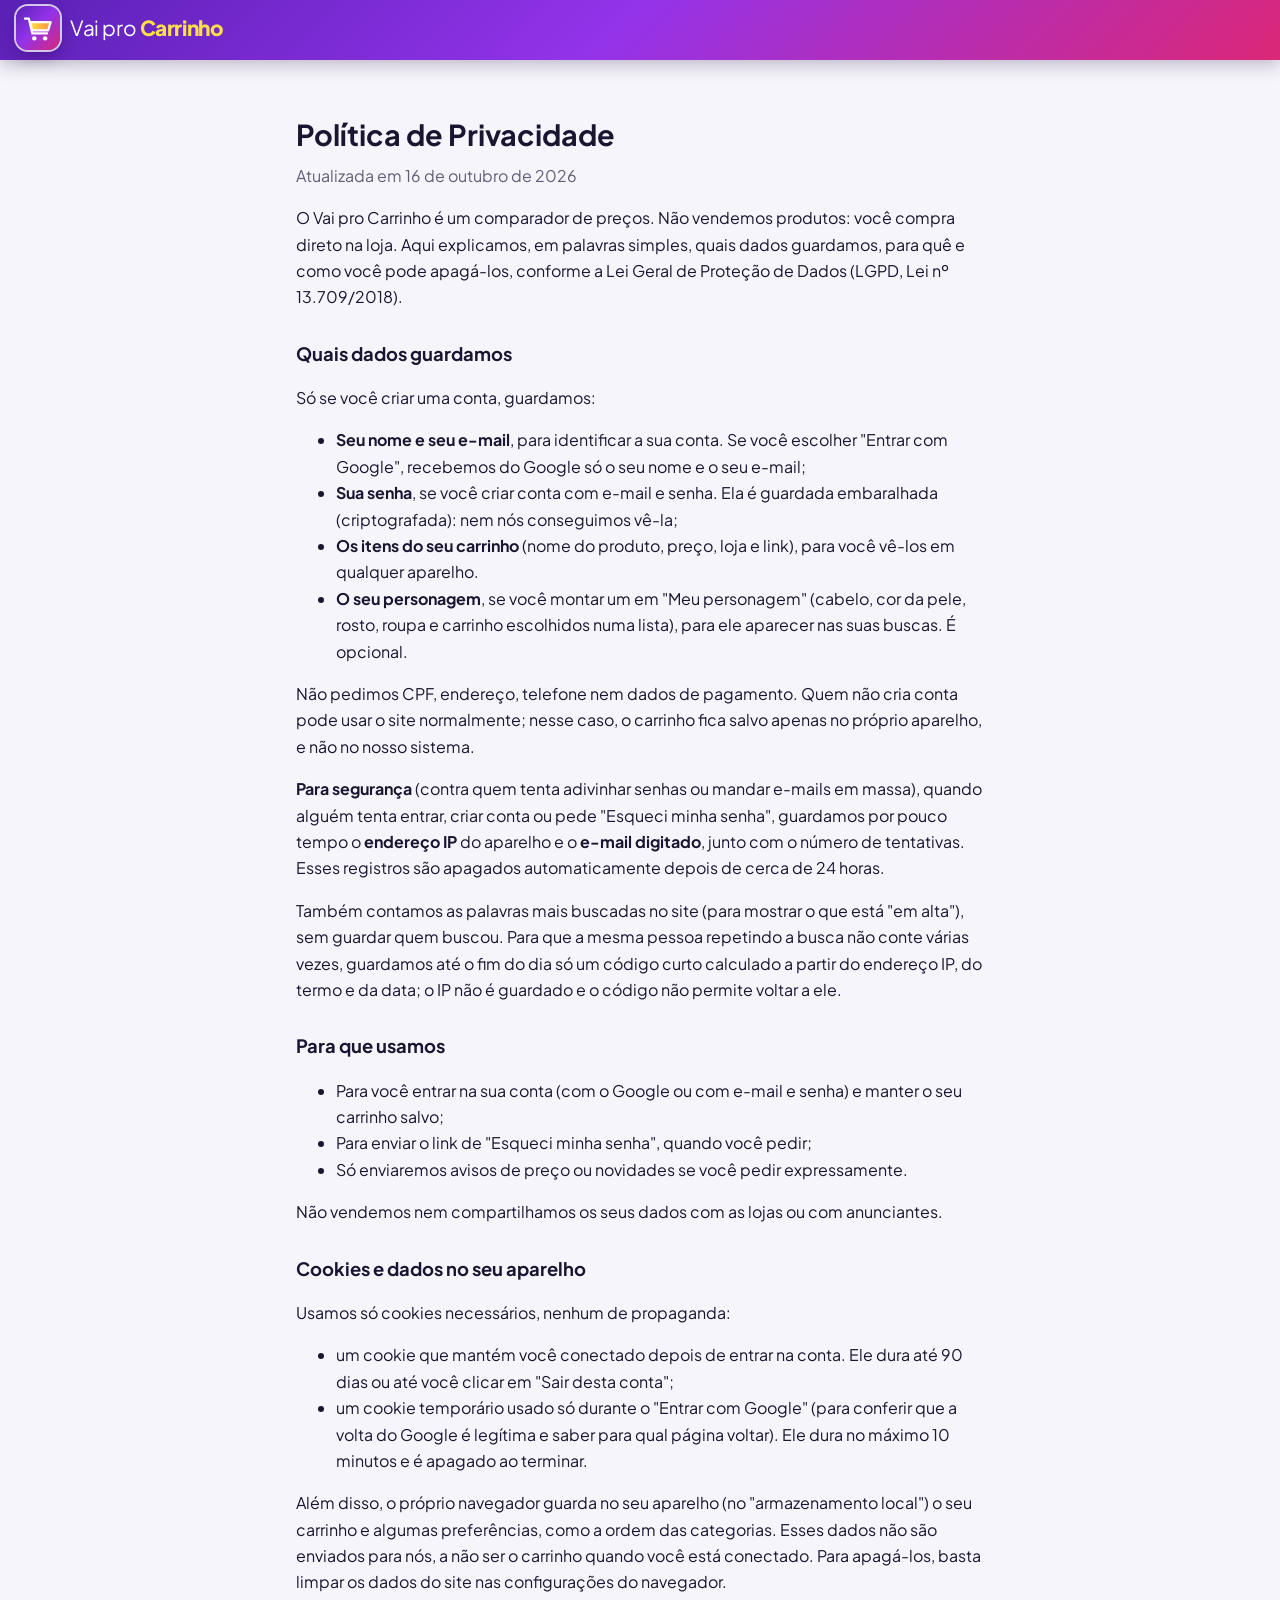
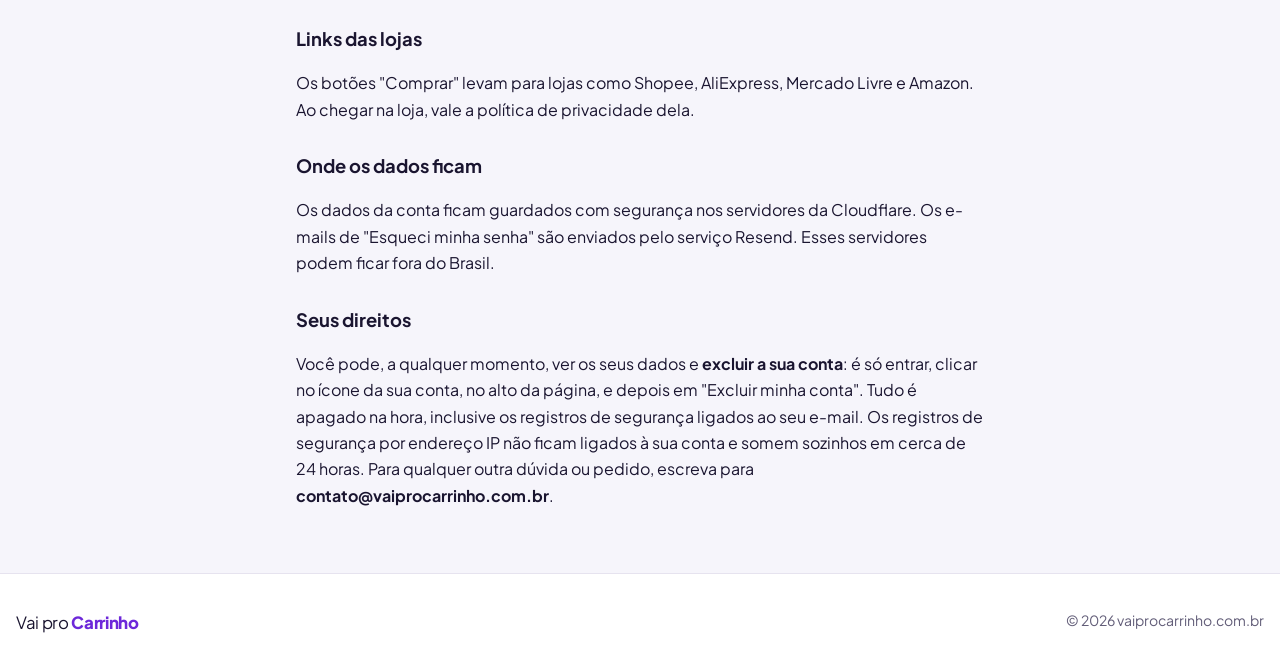
<file: privacidade.html>
<!DOCTYPE html>
<html lang="pt-BR">
<head>
  <meta charset="UTF-8">
  <meta name="viewport" content="width=device-width, initial-scale=1.0">
  <title>Política de Privacidade — Vai pro Carrinho</title>
  <!-- Remover ao lançar o site (junto com o arquivo _headers) -->
  <meta name="robots" content="noindex, nofollow">
  <meta name="theme-color" content="#6d28d9">
  <link rel="icon" href="/marca/vaiprocarrinho-icone.svg" type="image/svg+xml">
  <link rel="preconnect" href="https://fonts.googleapis.com">
  <link rel="preconnect" href="https://fonts.gstatic.com" crossorigin>
  <link href="https://fonts.googleapis.com/css2?family=Plus+Jakarta+Sans:wght@400;500;600;700;800&display=swap" rel="stylesheet">
  <link rel="stylesheet" href="assets/estilo.css">
  <style>
    .texto-legal { max-width: 720px; padding-top: 32px; padding-bottom: 48px; line-height: 1.65; }
    .texto-legal h1 { font-size: 1.8rem; margin-bottom: 4px; }
    .texto-legal h2 { font-size: 1.15rem; margin-top: 28px; }
    .texto-legal .atualizado { color: var(--suave); margin-top: 0; }
  </style>
</head>
<body>
  <header class="topo">
    <div class="container topo-linha">
      <a href="/" class="logo">
        <img class="logo-icone" src="/marca/vaiprocarrinho-icone.svg" alt="" width="40" height="40">
        <span class="logo-texto">Vai pro <strong>Carrinho</strong></span>
      </a>
    </div>
  </header>

  <main class="container texto-legal">
    <h1>Política de Privacidade</h1>
    <p class="atualizado">Atualizada em 16 de outubro de 2026</p>

    <p>O Vai pro Carrinho é um comparador de preços. Não vendemos produtos: você compra direto na loja.
      Aqui explicamos, em palavras simples, quais dados guardamos, para quê e como você pode apagá-los,
      conforme a Lei Geral de Proteção de Dados (LGPD, Lei nº 13.709/2018).</p>

    <h2>Quais dados guardamos</h2>
    <p>Só se você criar uma conta, guardamos:</p>
    <ul>
      <li><strong>Seu nome e seu e-mail</strong>, para identificar a sua conta. Se você escolher "Entrar com Google",
        recebemos do Google só o seu nome e o seu e-mail;</li>
      <li><strong>Sua senha</strong>, se você criar conta com e-mail e senha. Ela é guardada embaralhada
        (criptografada): nem nós conseguimos vê-la;</li>
      <li><strong>Os itens do seu carrinho</strong> (nome do produto, preço, loja e link), para você vê-los em qualquer aparelho.</li>
      <li><strong>O seu personagem</strong>, se você montar um em "Meu personagem" (cabelo, cor da pele, rosto, roupa e carrinho escolhidos numa lista), para ele aparecer nas suas buscas. É opcional.</li>
    </ul>
    <p>Não pedimos CPF, endereço, telefone nem dados de pagamento. Quem não cria conta pode usar o site
      normalmente; nesse caso, o carrinho fica salvo apenas no próprio aparelho, e não no nosso sistema.</p>
    <p><strong>Para segurança</strong> (contra quem tenta adivinhar senhas ou mandar e-mails em massa), quando alguém
      tenta entrar, criar conta ou pede "Esqueci minha senha", guardamos por pouco tempo o <strong>endereço IP</strong>
      do aparelho e o <strong>e-mail digitado</strong>, junto com o número de tentativas. Esses registros são apagados
      automaticamente depois de cerca de 24 horas.</p>
    <p>Também contamos as palavras mais buscadas no site (para mostrar o que está "em alta"), sem guardar quem buscou. Para que a mesma pessoa repetindo a busca não conte várias vezes, guardamos até o fim do dia só um código curto calculado a partir do endereço IP, do termo e da data; o IP não é guardado e o código não permite voltar a ele.</p>

    <h2>Para que usamos</h2>
    <ul>
      <li>Para você entrar na sua conta (com o Google ou com e-mail e senha) e manter o seu carrinho salvo;</li>
      <li>Para enviar o link de "Esqueci minha senha", quando você pedir;</li>
      <li>Só enviaremos avisos de preço ou novidades se você pedir expressamente.</li>
    </ul>
    <p>Não vendemos nem compartilhamos os seus dados com as lojas ou com anunciantes.</p>

    <h2>Cookies e dados no seu aparelho</h2>
    <p>Usamos só cookies necessários, nenhum de propaganda:</p>
    <ul>
      <li>um cookie que mantém você conectado depois de entrar na conta. Ele dura até 90 dias ou até você clicar em
        "Sair desta conta";</li>
      <li>um cookie temporário usado só durante o "Entrar com Google" (para conferir que a volta do Google é
        legítima e saber para qual página voltar). Ele dura no máximo 10 minutos e é apagado ao terminar.</li>
    </ul>
    <p>Além disso, o próprio navegador guarda no seu aparelho (no "armazenamento local") o seu carrinho e algumas
      preferências, como a ordem das categorias. Esses dados não são enviados para nós, a não ser o carrinho quando
      você está conectado. Para apagá-los, basta limpar os dados do site nas configurações do navegador.</p>

    <h2>Links das lojas</h2>
    <p>Os botões "Comprar" levam para lojas como Shopee, AliExpress, Mercado Livre e Amazon. Ao chegar na loja, vale a
      política de privacidade dela.</p>

    <h2>Onde os dados ficam</h2>
    <p>Os dados da conta ficam guardados com segurança nos servidores da Cloudflare. Os e-mails de "Esqueci minha senha"
      são enviados pelo serviço Resend. Esses servidores podem ficar fora do Brasil.</p>

    <h2>Seus direitos</h2>
    <p>Você pode, a qualquer momento, ver os seus dados e <strong>excluir a sua conta</strong>: é só entrar,
      clicar no ícone da sua conta, no alto da página, e depois em "Excluir minha conta". Tudo é apagado na hora,
      inclusive os registros de segurança ligados ao seu e-mail. Os registros de segurança por endereço IP não
      ficam ligados à sua conta e somem sozinhos em cerca de 24 horas.
      Para qualquer outra dúvida ou pedido, escreva para <strong>contato@vaiprocarrinho.com.br</strong>.</p>
  </main>

  <footer class="rodape">
    <div class="container rodape-conteudo">
      <p class="logo-texto">Vai pro <strong>Carrinho</strong></p>
      <p>&copy; 2026 vaiprocarrinho.com.br</p>
    </div>
  </footer>
</body>
</html>
</file>
<file: assets/estilo.css>
/* =====================================================================
   Vai pro Carrinho — estilo
   ===================================================================== */
:root {
  --roxo: #6d28d9;
  --roxo-forte: #5b21b6;
  --roxo-claro: #ede9fe;
  --rosa: #db2777;
  --laranja: #f97316;
  --amarelo: #facc15;
  --verde: #15803d;
  --verde-fundo: #dcfce7;
  --vermelho: #dc2626;

  --bg: #f6f5fb;
  --card: #ffffff;
  --texto: #1a1530;
  --suave: #625d78;
  --borda: #e6e3ef;
  --sombra: 0 1px 2px rgba(26, 21, 48, .06), 0 8px 24px rgba(26, 21, 48, .06);
  --sombra-forte: 0 4px 10px rgba(26, 21, 48, .08), 0 18px 40px rgba(109, 40, 217, .18);
  --gradiente: linear-gradient(135deg, #5b21b6 0%, #9333ea 48%, #db2777 100%);
  --raio: 16px;
  color-scheme: light; /* sempre fundo claro, mesmo com o aparelho no tema escuro */
}

* { box-sizing: border-box; }
[hidden] { display: none !important; }

html { scroll-behavior: smooth; }

body {
  margin: 0;
  font-family: "Plus Jakarta Sans", system-ui, -apple-system, "Segoe UI", Roboto, sans-serif;
  background: var(--bg);
  color: var(--texto);
  line-height: 1.5;
  -webkit-font-smoothing: antialiased;
}

button, input, select { font: inherit; color: inherit; }
button { cursor: pointer; }
a { color: inherit; }

.container { max-width: 1600px; margin: 0 auto; padding: 0 16px; }

/* ---------- avisos ---------- */
.aviso-teste {
  background: var(--amarelo); color: #3b2a00;
  font-size: .85rem; text-align: center; padding: 8px 16px;
}

/* ---------- topo (no estilo das grandes lojas: faixa fina + logo, busca e carrinho; fixo no alto) ---------- */
.topo {
  position: sticky; top: 0; z-index: 30;
  background: var(--gradiente); color: #fff;
  box-shadow: 0 4px 18px rgba(30, 0, 60, .28);
}
.topo-faixa { font-size: .8rem; }
.topo-faixa-linha { display: flex; align-items: center; justify-content: space-between; gap: 16px; height: 30px; opacity: .92; }
.topo-links { display: flex; gap: 14px; }
.topo-links a { color: #fff; text-decoration: none; }
.topo-links a:hover { text-decoration: underline; }
.topo-linha { display: flex; align-items: center; gap: 28px; padding-top: 6px; padding-bottom: 10px; }

.logo { display: flex; align-items: center; gap: 10px; text-decoration: none; flex: none; color: inherit; }
.logo-icone {
  width: 44px; height: 44px; display: grid; place-items: center;
  border-radius: 12px;
  box-shadow: 0 0 0 2px rgba(255, 255, 255, .75), 0 6px 16px rgba(30, 0, 60, .35);
  transition: transform .2s;
}
.logo:hover .logo-icone { transform: rotate(-8deg) scale(1.06); }
.logo-texto { font-size: 1.3rem; letter-spacing: -.02em; margin: 0; }
.logo-texto strong { color: var(--roxo); font-weight: 800; }
.topo .logo-texto strong { color: #fde047; }

.topo-acoes { margin-left: auto; flex: none; display: flex; gap: 8px; }
.botao-topo {
  position: relative; flex: none;
  width: 44px; height: 44px; border-radius: 50%;
  border: 1px solid rgba(255, 255, 255, .55); background: rgba(255, 255, 255, .14); color: #fff;
  display: grid; place-items: center; transition: transform .15s;
}
.botao-topo:hover { transform: scale(1.08); }
.botao-conta .inicial {
  width: 34px; height: 34px; border-radius: 50%; display: grid; place-items: center;
  background: var(--gradiente); color: #fff; font-weight: 800; font-size: 1rem;
}
.contador {
  position: absolute; top: -4px; right: -4px;
  min-width: 20px; height: 20px; padding: 0 5px; border-radius: 999px;
  background: #facc15; color: #3b2a00; font-size: .72rem; font-weight: 700;
  display: grid; place-items: center;
}
.contador.pulo { animation: pulo .4s ease; }
@keyframes pulo { 50% { transform: scale(1.4); } }

/* ---------- busca ---------- */
.busca { position: relative; display: flex; }
.busca input {
  flex: 1; min-width: 0; border: 2px solid transparent; outline: none;
  background: var(--card); color: var(--texto);
}
.busca input::-webkit-search-cancel-button { cursor: pointer; }
.busca button {
  display: flex; align-items: center; gap: 8px; border: 0; color: #fff;
  background: linear-gradient(135deg, var(--laranja), var(--rosa));
  font-weight: 700; transition: filter .15s, transform .15s;
}
.busca button:hover { filter: brightness(1.08); }
.busca button:active { transform: scale(.97); }

.topo-busca { flex: 1; min-width: 0; max-width: 960px; }
.busca-topo { background: #fff; border-radius: 12px; padding: 3px; }
.busca-topo input { height: 42px; padding: 0 14px; border: 0; border-radius: 10px 0 0 10px; background: #fff; color: #1a1530; font-size: .98rem; }
.busca-topo button { padding: 0 26px; border-radius: 9px; }

/* termos em alta, logo abaixo da busca */
.em-alta { display: flex; gap: 16px; margin-top: 6px; overflow: hidden; white-space: nowrap; }
.chips { display: flex; gap: 16px; }
.chip-alta {
  border: 0; background: none; padding: 0; color: rgba(255, 255, 255, .9);
  font-size: .78rem; cursor: pointer;
}
.chip-alta:hover { color: #fff; text-decoration: underline; }

.sugestoes {
  position: absolute; top: calc(100% + 8px); left: 0; right: 0; z-index: 40;
  list-style: none; margin: 0; padding: 6px;
  background: var(--card); color: var(--texto); text-align: left;
  border: 1px solid var(--borda); border-radius: 14px; box-shadow: var(--sombra-forte);
}
.sugestoes li {
  display: flex; align-items: center; gap: 10px;
  padding: 10px 12px; border-radius: 10px; cursor: pointer;
}
.sugestoes li::before { content: "🔍"; font-size: .85rem; opacity: .6; }
.sugestoes li[aria-selected="true"], .sugestoes li:hover { background: var(--roxo-claro); }
.sugestoes mark { background: none; color: var(--roxo); font-weight: 700; }

/* ---------- loja (bolinha colorida) ---------- */
.loja-ponto { width: 10px; height: 10px; border-radius: 50%; flex: none; background: var(--cor-loja); box-shadow: 0 0 0 3px color-mix(in srgb, var(--cor-loja) 25%, transparent); }

/* ---------- seções ---------- */
.secao { margin-top: 40px; }
.secao-ofertas { margin-top: 24px; }
.secao-titulo { display: flex; align-items: center; justify-content: space-between; margin-bottom: 18px; }
.secao-titulo .botao-frete { margin: 0 auto 0 14px; }
.secao-titulo h2 { margin: 0; font-size: clamp(1.3rem, 3vw, 1.7rem); letter-spacing: -.02em; }
/* "🔍 Buscando ofertas do dia…": a lupa procura de um lado para o outro */
.secao-titulo h2.carregando { color: var(--suave); }
.secao-titulo h2 .lupa { display: inline-block; animation: lupa-procura 1.2s ease-in-out infinite; }
@keyframes lupa-procura {
  0%, 100% { transform: translateX(0) rotate(0); }
  25% { transform: translateX(-4px) rotate(-12deg); }
  75% { transform: translateX(4px) rotate(12deg); }
}

.setas { display: flex; gap: 8px; }
.seta {
  width: 40px; height: 40px; border-radius: 50%;
  border: 1px solid var(--borda); background: var(--card);
  font-size: 1.4rem; line-height: 1; transition: background .15s, color .15s;
}
.seta:hover { background: var(--roxo); color: #fff; border-color: var(--roxo); }

.carrossel {
  display: grid; grid-auto-flow: column; grid-auto-columns: minmax(230px, 250px);
  gap: 16px; overflow-x: auto; scroll-snap-type: x mandatory;
  padding: 4px 4px 18px; margin: 0 -4px; scrollbar-width: thin;
}
.carrossel > * { scroll-snap-align: start; }

/* ---------- cartão de oferta ---------- */
.oferta {
  position: relative; display: flex; flex-direction: column;
  background: var(--card); border: 1px solid var(--borda); border-radius: var(--raio);
  overflow: hidden; box-shadow: var(--sombra);
  transition: transform .2s, box-shadow .2s, border-color .2s;
  animation: surgir .35s ease both;
}
.oferta:hover { transform: translateY(-5px); box-shadow: var(--sombra-forte); border-color: color-mix(in srgb, var(--roxo) 45%, var(--borda)); }
@keyframes surgir { from { opacity: 0; transform: translateY(12px); } }

.oferta.melhor { border: 2px solid var(--verde); }

.oferta-foto {
  position: relative; display: grid; place-items: center; aspect-ratio: 1 / 1;
  background: #fff; text-decoration: none; overflow: hidden;
}
.oferta-foto img { width: 100%; height: 100%; object-fit: contain; padding: 10px; transition: transform .3s; }
.oferta:hover .oferta-foto img, .oferta:hover .foto-emoji { transform: scale(1.07); }
.foto-emoji {
  width: 100%; height: 100%; display: grid; place-items: center; font-size: 4.5rem;
  background: var(--fundo-cat); transition: transform .3s;
}

.selos { position: absolute; top: 10px; left: 10px; max-width: calc(100% - 64px); display: flex; flex-direction: column; align-items: flex-start; gap: 6px; }
.selo {
  font-size: .74rem; font-weight: 800; padding: 4px 10px; border-radius: 999px;
  color: #fff; box-shadow: 0 2px 6px rgba(0, 0, 0, .15);
}
.selo-desconto { background: #dc2626; }
.selo-melhor { background: #15803d; }

.favoritar {
  position: absolute; top: 10px; right: 10px; z-index: 2;
  width: 38px; height: 38px; border-radius: 50%; border: 0;
  background: rgba(255, 255, 255, .92); color: #9a94ad;
  display: grid; place-items: center; box-shadow: 0 2px 8px rgba(0, 0, 0, .12);
  transition: transform .15s, color .15s;
}
.favoritar:hover { transform: scale(1.12); }
.favoritar[aria-pressed="true"] { color: #fff; background: var(--roxo); animation: pulo .35s ease; }
.favoritar .icone-ok, .favoritar[aria-pressed="true"] .icone-mais { display: none; }
.favoritar[aria-pressed="true"] .icone-ok { display: inline; }

.oferta-corpo { display: flex; flex-direction: column; gap: 6px; padding: 14px 16px 16px; flex: 1; }

.loja-tag { display: inline-flex; align-items: center; gap: 7px; font-size: .78rem; font-weight: 700; color: var(--suave); }

.oferta-titulo {
  margin: 0; font-size: .97rem; font-weight: 600; line-height: 1.35;
  display: -webkit-box; -webkit-line-clamp: 2; -webkit-box-orient: vertical; overflow: hidden;
  min-height: 2.7em;
}

.nota { display: flex; align-items: center; flex-wrap: wrap; gap: 2px 8px; font-size: .8rem; color: var(--suave); }
.nota span { white-space: nowrap; }
.estrelas { color: #f59e0b; letter-spacing: 1px; }

.precos { margin-top: auto; padding-top: 6px; }
.preco-antigo { font-size: .85rem; color: var(--suave); text-decoration: line-through; }
.preco { display: block; font-size: 1.55rem; font-weight: 800; letter-spacing: -.02em; line-height: 1.15; }
.preco small { font-size: .9rem; font-weight: 700; margin-right: 2px; }

.frete { display: inline-block; align-self: flex-start; font-size: .82rem; font-weight: 800; color: #fff; background: #16a34a; padding: 4px 10px; border-radius: 8px; }
.economia-tag { display: block; margin-top: 2px; font-size: .8rem; font-weight: 700; color: var(--verde); }
.nota .vendidos-muitos { color: #ea580c; font-weight: 700; }
.selo-vendido { background: #f59e0b; color: #3b2a00; }
.so-curto { display: none; }
@media (max-width: 640px) { .so-longo { display: none; } .so-curto { display: inline; } }
.internacional { display: inline-block; align-self: flex-start; font-size: .75rem; font-weight: 700; color: #1d4ed8; background: #dbeafe; padding: 3px 8px; border-radius: 6px; margin-top: 4px; }

.botao-oferta {
  display: flex; align-items: center; justify-content: center; gap: 6px; margin-top: 10px;
  padding: 12px; border-radius: 12px; font-weight: 800; text-decoration: none; font-size: .95rem; line-height: 1.4rem;
  background: var(--cor-loja); color: var(--texto-loja);
  transition: filter .15s, transform .15s;
}
.botao-oferta > span:not(.flecha) { white-space: nowrap; overflow: hidden; text-overflow: ellipsis; }
.botao-oferta.texto-longo { font-size: .84rem; }
.botao-oferta:hover { filter: brightness(1.08); }
.botao-oferta:active { transform: scale(.97); }
.botao-oferta .flecha { transition: transform .2s; }
.botao-oferta:hover .flecha { transform: translateX(4px); }

/* esqueleto enquanto carrega */
.oferta.carregando .oferta-foto,
.oferta.carregando .linha {
  background: linear-gradient(90deg, var(--borda) 25%, var(--bg) 50%, var(--borda) 75%);
  background-size: 200% 100%; animation: brilho 1.2s infinite;
}
.oferta.carregando .linha { height: 14px; border-radius: 6px; }
@keyframes brilho { to { background-position: -200% 0; } }

/* ---------- resultados ---------- */
#resultados { padding-top: 24px; padding-bottom: 64px; }
.barra-lista { margin-top: 20px; }

.resumo {
  display: flex; flex-wrap: wrap; align-items: center; justify-content: space-between; gap: 16px;
  padding: 22px 24px; border-radius: 20px; background: var(--gradiente); color: #fff;
  box-shadow: var(--sombra-forte);
}
.resumo h1 { margin: 0; font-size: clamp(1.4rem, 4vw, 2rem); letter-spacing: -.02em; }
.resumo h1 span { opacity: .8; font-weight: 600; }
.resumo p { margin: 4px 0 0; opacity: .9; }
.resumo .resumo-categoria { margin-top: 8px; font-weight: 600; opacity: 1; }
.resumo-categoria button {
  font: inherit; font-size: .85rem; color: #fff; cursor: pointer;
  padding: 3px 10px; border-radius: 999px; background: rgba(255, 255, 255, .18); border: 1px solid rgba(255, 255, 255, .35);
}
.resumo-categoria button:hover { background: rgba(255, 255, 255, .3); }

/* Animação "buscando": boneco empurrando o carrinho da esquerda para a direita, olhando para os lados */
.anim-buscando {
  position: relative; flex: 1 1 260px; align-self: stretch; min-height: 96px; margin: -10px 0; overflow: hidden;
  background: repeating-linear-gradient(90deg, rgba(255, 255, 255, .45) 0 14px, transparent 14px 26px) left bottom 6px / 100% 3px no-repeat;
}
.anim-andando { position: absolute; bottom: 8px; left: 0; width: 140px; animation: anim-andar 7s linear infinite; }
.anim-andando svg { display: block; width: 100%; height: auto; overflow: visible; }
.anim-corpo { animation: anim-pulo .3s ease-in-out infinite alternate; }
.anim-perna { transform-box: view-box; transform-origin: 45px 62px; animation: anim-passo .5s ease-in-out infinite alternate; animation-delay: var(--fase); }
.anim-cabeca { transform-box: view-box; transform-origin: 46px 28px; animation: anim-cabeca 3.5s ease-in-out infinite; }
.anim-olhos { animation: anim-olhos 3.5s ease-in-out infinite; }
.anim-rabo { transform-box: view-box; transform-origin: 36px 14px; animation: anim-rabo .3s ease-in-out infinite alternate; }
@keyframes anim-rabo { from { transform: rotate(-10deg); } to { transform: rotate(12deg); } }
.anim-vento path { animation: anim-vento .8s ease-in-out infinite; }
.anim-vento path:nth-child(2) { animation-delay: .25s; }
.anim-vento path:nth-child(3) { animation-delay: .5s; }
.anim-roda { transform-box: fill-box; transform-origin: center; animation: anim-roda .6s linear infinite; }
@keyframes anim-andar { from { left: -150px; } to { left: 100%; } }
/* Produtos caindo no carrinho, um de cada vez, no mesmo ritmo da caminhada (7 s): no fim o carrinho está cheio */
.anim-produto { opacity: 0; }
.anim-produto.p1 { animation: anim-encher-1 7s linear infinite; }
.anim-produto.p2 { animation: anim-encher-2 7s linear infinite; }
.anim-produto.p3 { animation: anim-encher-3 7s linear infinite; }
.anim-produto.p4 { animation: anim-encher-4 7s linear infinite; }
.anim-produto.p5 { animation: anim-encher-5 7s linear infinite; }
.anim-produto.p6 { animation: anim-encher-6 7s linear infinite; }
@keyframes anim-encher-1 { 0%, 8% { opacity: 0; transform: translateY(-45px); } 8.5% { opacity: 1; } 12% { transform: translateY(0); } 13% { transform: translateY(-3px); } 14%, 100% { opacity: 1; transform: translateY(0); } }
@keyframes anim-encher-2 { 0%, 18% { opacity: 0; transform: translateY(-45px); } 18.5% { opacity: 1; } 22% { transform: translateY(0); } 23% { transform: translateY(-3px); } 24%, 100% { opacity: 1; transform: translateY(0); } }
@keyframes anim-encher-3 { 0%, 28% { opacity: 0; transform: translateY(-45px); } 28.5% { opacity: 1; } 32% { transform: translateY(0); } 33% { transform: translateY(-3px); } 34%, 100% { opacity: 1; transform: translateY(0); } }
@keyframes anim-encher-4 { 0%, 40% { opacity: 0; transform: translateY(-45px); } 40.5% { opacity: 1; } 44% { transform: translateY(0); } 45% { transform: translateY(-3px); } 46%, 100% { opacity: 1; transform: translateY(0); } }
@keyframes anim-encher-5 { 0%, 52% { opacity: 0; transform: translateY(-45px); } 52.5% { opacity: 1; } 56% { transform: translateY(0); } 57% { transform: translateY(-3px); } 58%, 100% { opacity: 1; transform: translateY(0); } }
@keyframes anim-encher-6 { 0%, 64% { opacity: 0; transform: translateY(-45px); } 64.5% { opacity: 1; } 68% { transform: translateY(0); } 69% { transform: translateY(-3px); } 70%, 100% { opacity: 1; transform: translateY(0); } }
@keyframes anim-pulo { to { transform: translateY(-2px); } }
@keyframes anim-passo { from { transform: rotate(-22deg); } to { transform: rotate(22deg); } }
@keyframes anim-cabeca {
  0%, 12% { transform: rotate(0); } 20%, 38% { transform: rotate(-12deg); }
  46%, 64% { transform: rotate(12deg); } 72%, 100% { transform: rotate(0); }
}
@keyframes anim-olhos {
  0%, 12% { transform: translateX(1px); } 20%, 38% { transform: translateX(-3px); }
  46%, 64% { transform: translateX(3px); } 72%, 100% { transform: translateX(1px); }
}
@keyframes anim-vento { 0%, 100% { opacity: .2; transform: translateX(6px); } 50% { opacity: 1; transform: translateX(-6px); } }
@keyframes anim-roda { to { transform: rotate(360deg); } }
  10% { opacity: 1; }
  35% { opacity: 1; transform: translateY(24px) rotate(6deg); }
  45%, 100% { opacity: 0; transform: translateY(28px) rotate(0); }
}

/* Página: barra lateral (ordem, categorias, lojas, filtros) + conteúdo */
/* Cabeçalho, página e rodapé usam a tela toda: a barra lateral encosta na esquerda */
.topo .container, .pagina, .rodape .container { max-width: none; padding-left: 20px; padding-right: 20px; }
@media (max-width: 640px) { .topo .container, .pagina, .rodape .container { padding-left: 16px; padding-right: 16px; } }
.pagina { display: grid; grid-template-columns: 250px minmax(0, 1fr); gap: 24px; align-items: start; }
.pagina-conteudo { min-width: 0; }
@media (min-width: 861px) { .filtros .filtros-cabecalho { display: none; } }
.grade > .vazio { grid-column: 1 / -1; }

.filtros {
  position: sticky; top: calc(var(--altura-topo, 120px) + 16px); margin-top: 24px;
  max-height: calc(100vh - var(--altura-topo, 120px) - 32px); overflow-y: auto; scrollbar-width: thin;
  padding: 4px 20px 20px; border-radius: var(--raio); background: var(--card); border: 1px solid var(--borda);
}
.filtros .opcao { padding: 5px 8px; font-size: .92rem; }
.cat-ordem { display: inline-flex; gap: 2px; padding: 3px; margin-bottom: 8px; border-radius: 999px; background: var(--roxo-claro); }
.cat-ordem button { border: 0; background: none; padding: 4px 12px; border-radius: 999px; font: inherit; font-size: .8rem; font-weight: 600; color: var(--suave); cursor: pointer; }
.cat-ordem button[aria-pressed="true"] { background: var(--card); color: var(--roxo); box-shadow: 0 1px 3px rgba(26, 21, 48, .12); }
.cat-lista { display: grid; gap: 2px; }
.cat-item {
  display: flex; align-items: center; gap: 10px; padding: 5px 8px; margin: 0 -8px;
  border: 0; border-radius: 10px; background: transparent; color: inherit; font-weight: 600; font-size: .92rem; text-align: left;
}
.cat-item:hover, .cat-item.ativa { background: var(--roxo-claro); }
.cat-item.ativa { color: var(--roxo); }
.cat-lista:not(.todas) .cat-item:nth-child(n + 13) { display: none; }
.cat-ver-todas { grid-column: 1 / -1; justify-self: start; margin-top: 4px; border: 0; background: none; padding: 4px 0; color: var(--roxo); font-weight: 700; font-size: .88rem; }
.cat-ver-todas:hover { text-decoration: underline; }
.cat-icone {
  width: 30px; height: 30px; flex: none; display: grid; place-items: center; font-size: 1.05rem;
  border-radius: 9px; background: var(--fundo-cat);
}
.filtros-cabecalho { display: flex; align-items: center; justify-content: space-between; }
.filtros h2 { margin: 0; font-size: 1.1rem; }
.filtros fieldset { border: 0; padding: 0; margin: 18px 0 0; }
.filtros legend { font-weight: 700; font-size: .85rem; text-transform: uppercase; letter-spacing: .06em; color: var(--suave); margin-bottom: 8px; }

.opcao {
  display: flex; align-items: center; gap: 10px; padding: 7px 8px; margin: 0 -8px;
  border-radius: 10px; cursor: pointer; font-weight: 500;
}
.opcao:hover { background: var(--roxo-claro); }
.opcao input { width: 18px; height: 18px; accent-color: var(--roxo); }
.opcao .qtd { margin-left: auto; font-size: .78rem; color: var(--suave); background: var(--bg); padding: 1px 8px; border-radius: 999px; }

.faixa-preco { display: grid; grid-template-columns: 1fr 1fr; gap: 8px; }
.faixa-preco label { font-size: .8rem; color: var(--suave); }
.faixa-preco input {
  width: 100%; margin-top: 4px; padding: 9px 10px; border-radius: 10px;
  border: 1px solid var(--borda); background: var(--bg); color: var(--texto);
}
.faixa-preco input:focus { outline: 2px solid var(--roxo); border-color: transparent; }

.botao-secundario, .botao-primario {
  width: 100%; margin-top: 20px; padding: 11px; border-radius: 12px; font-weight: 700;
}
.botao-secundario { border: 1px solid var(--borda); background: transparent; }
.botao-secundario:hover { border-color: var(--roxo); color: var(--roxo); }
.botao-primario { border: 0; background: var(--gradiente); color: #fff; margin-top: 10px; }

.fechar { border: 0; background: transparent; font-size: 1.1rem; width: 36px; height: 36px; border-radius: 50%; }
.fechar:hover { background: var(--bg); }

.barra-lista { display: flex; align-items: center; gap: 12px; flex-wrap: wrap; margin-bottom: 16px; }
.total { margin: 0; color: var(--suave); font-weight: 600; }
.botao-frete {
  padding: 7px 14px; border-radius: 999px; border: 1.5px solid var(--verde); background: var(--verde-fundo);
  color: var(--verde); font: inherit; font-size: .88rem; font-weight: 800; cursor: pointer;
}
.botao-frete:hover, .botao-frete[aria-pressed="true"] { background: var(--verde); color: #fff; }
.botao-filtros {
  display: inline-flex; align-items: center; gap: 6px;
  padding: 9px 14px; border-radius: 10px; border: 1px solid var(--borda); background: var(--card); font-weight: 700;
}

.grade { display: grid; grid-template-columns: repeat(auto-fill, minmax(230px, 1fr)); gap: 18px; }

.vazio { text-align: center; padding: 60px 16px; color: var(--suave); }
.vazio span { font-size: 3rem; }
.vazio h3 { color: var(--texto); margin: 8px 0 4px; }

.so-celular { display: none; }

/* ---------- painel de favoritos ---------- */
.painel-fundo { position: fixed; inset: 0; z-index: 50; background: rgba(15, 12, 26, .5); animation: aparecer .2s; }
.painel {
  position: fixed; top: 0; right: 0; bottom: 0; z-index: 51;
  width: min(400px, 100%); background: var(--card); box-shadow: -10px 0 40px rgba(0, 0, 0, .2);
  display: flex; flex-direction: column; animation: deslizar .25s ease;
}
@keyframes aparecer { from { opacity: 0; } }
@keyframes deslizar { from { transform: translateX(100%); } }
.painel-cabecalho { display: flex; align-items: center; justify-content: space-between; padding: 18px 20px; border-bottom: 1px solid var(--borda); }
.painel-cabecalho h2 { margin: 0; font-size: 1.15rem; }
.painel-lista { overflow-y: auto; padding: 12px 16px; flex: 1; }
.fav-item { display: grid; grid-template-columns: 64px 1fr auto; gap: 12px; align-items: center; padding: 10px 0; border-bottom: 1px solid var(--borda); }
.fav-foto { width: 64px; height: 64px; border-radius: 12px; overflow: hidden; display: grid; place-items: center; font-size: 2rem; background: var(--fundo-cat, var(--bg)); }
.fav-foto img { width: 100%; height: 100%; object-fit: contain; background: #fff; }
.fav-item a { text-decoration: none; font-weight: 600; font-size: .9rem; display: -webkit-box; -webkit-line-clamp: 2; -webkit-box-orient: vertical; overflow: hidden; }
.fav-item a:hover { color: var(--roxo); }
.fav-item strong { display: block; margin-top: 2px; }
.fav-vazio { text-align: center; color: var(--suave); padding: 48px 12px; }
.fav-vazio span { font-size: 2.5rem; }
.painel-conta { padding: 14px 20px 18px; border-top: 1px solid var(--borda); background: var(--roxo-claro); font-size: .9rem; }
.painel-conta p { margin: 0 0 10px; }

/* ---------- janela da conta ---------- */
.janela {
  width: min(420px, calc(100% - 32px)); padding: 28px 24px 24px; border: 0; border-radius: 22px;
  background: var(--card); color: var(--texto); box-shadow: 0 20px 60px rgba(0, 0, 0, .35);
}
.janela::backdrop { background: rgba(15, 12, 26, .55); }
.janela[open] { animation: aparecer .2s; }
.janela-fechar { position: absolute; top: 14px; right: 14px; }
.janela h2 { margin: 0 0 6px; font-size: 1.3rem; padding-right: 32px; }
.janela p { color: var(--suave); margin: 0 0 16px; font-size: .92rem; }
.janela form { display: grid; gap: 12px; }
.janela label { display: grid; gap: 6px; font-weight: 600; font-size: .88rem; }
.janela input {
  height: 48px; padding: 0 14px; border-radius: 12px; border: 1.5px solid var(--borda);
  background: var(--bg); color: var(--texto); font: inherit; font-size: 1rem;
}
.janela input:focus { outline: none; border-color: var(--roxo); }
.janela .botao-primario { width: 100%; }
.janela .botao-primario[disabled] { opacity: .6; cursor: wait; }
.janela .legal { font-size: .8rem; margin: 4px 0 0; }
.janela .erro-conta { color: var(--vermelho); font-weight: 600; margin: 0; font-size: .88rem; }
.janela .botao-google {
  width: 100%; display: flex; align-items: center; justify-content: center; gap: 10px; padding: 11px;
  border-radius: 12px; border: 1px solid var(--borda); background: #fff; color: #1f1f1f; font-weight: 700;
}
.janela .botao-google:hover { border-color: var(--roxo); }
.janela .separador { display: flex; align-items: center; gap: 10px; margin: 14px 0; font-size: .82rem; }
.janela .separador::before, .janela .separador::after { content: ""; flex: 1; border-top: 1px solid var(--borda); }
.janela .campo-senha { position: relative; }
.janela .campo-senha input { width: 100%; padding-right: 84px; }
.janela .mostrar-senha { position: absolute; right: 12px; top: 50%; transform: translateY(-50%); font-size: .82rem; }
.janela .links-conta { display: flex; justify-content: space-between; flex-wrap: wrap; gap: 8px; margin-top: 4px; }
.botao-link { border: 0; background: none; padding: 0; color: var(--roxo); font: inherit; font-weight: 600; font-size: .88rem; cursor: pointer; text-decoration: underline; }
.botao-link.perigo { color: var(--vermelho); }
.conta-dados { background: var(--bg); border-radius: 14px; padding: 14px 16px; margin-bottom: 16px; }
.botao-personagem { width: 100%; margin-top: 8px; }
/* Meu personagem: prévia andando + opções */
.previa-personagem { flex: none; height: 110px; margin: 4px 0 12px; border-radius: 14px; background-color: transparent; background-image: repeating-linear-gradient(90deg, rgba(255, 255, 255, .45) 0 14px, transparent 14px 26px), var(--gradiente); background-size: 100% 3px, 100% 100%; background-position: left bottom 6px, 0 0; background-repeat: no-repeat; }
.grupo-personagem { margin-bottom: 10px; }
.grupo-personagem .titulo-grupo { display: block; font-size: .8rem; font-weight: 700; color: var(--suave); text-transform: uppercase; letter-spacing: .04em; margin-bottom: 6px; }
.opcoes-personagem { display: flex; flex-wrap: wrap; gap: 6px; }
.chip-personagem { font: inherit; font-size: .85rem; padding: 6px 12px; border-radius: 999px; border: 1.5px solid var(--borda); background: #fff; cursor: pointer; }
.chip-personagem.ativa { border-color: var(--roxo); background: var(--roxo-claro); font-weight: 700; }
.cor-personagem { width: 30px; height: 30px; border-radius: 50%; border: 2px solid #fff; box-shadow: 0 0 0 1.5px var(--borda); cursor: pointer; }
.cor-personagem.ativa { box-shadow: 0 0 0 3px var(--roxo); }
.conta-dados strong { display: block; }
.conta-dados span { color: var(--suave); font-size: .9rem; word-break: break-all; }

/* ---------- toast ---------- */
.toast {
  position: fixed; left: 50%; bottom: 24px; z-index: 60;
  transform: translate(-50%, 140%); opacity: 0;
  padding: 12px 20px; border-radius: 12px; background: #1a1530; color: #fff; font-weight: 600;
  box-shadow: 0 10px 30px rgba(0, 0, 0, .3); transition: transform .3s, opacity .3s; pointer-events: none;
  max-width: calc(100% - 32px); text-align: center;
}
.toast.visivel { transform: translate(-50%, 0); opacity: 1; }

/* ---------- rodapé ---------- */
.rodape { border-top: 1px solid var(--borda); background: var(--card); padding: 32px 0; font-size: .88rem; color: var(--suave); }
.rodape-conteudo { display: flex; flex-wrap: wrap; justify-content: space-between; gap: 16px; }
.rodape p { margin: 4px 0; }
.rodape .logo-texto { color: var(--texto); font-size: 1.05rem; }
.rodape-aviso { max-width: 460px; }

/* ---------- celular ---------- */
@media (max-width: 860px) {
  .pagina { grid-template-columns: 1fr; }
  .so-celular { display: inline-flex; justify-content: center; }
  .filtros {
    position: fixed; inset: auto 0 0 0; top: auto; z-index: 51;
    max-height: 85vh; overflow-y: auto; border-radius: 22px 22px 0 0;
    box-shadow: 0 -10px 40px rgba(0, 0, 0, .25);
    transform: translateY(105%); transition: transform .3s ease; visibility: hidden;
  }
  .filtros.aberto { transform: none; visibility: visible; }
  .filtros { margin-top: 0; padding-top: 16px; }
  .cat-lista { grid-template-columns: 1fr 1fr; column-gap: 20px; }
  .secao-titulo .botao-filtros { font-size: .85rem; padding: 8px 12px; }
  .botao-primario.so-celular { display: block; }
}

@media (max-width: 640px) {
  .topo-faixa { display: none; }
  .topo-linha { flex-wrap: wrap; padding-top: 10px; padding-bottom: 10px; gap: 10px; }
  .topo-busca { order: 3; flex-basis: 100%; max-width: none; }
  .em-alta { display: none; }
  .logo-texto { font-size: 1.1rem; }
  .logo-icone { width: 38px; height: 38px; }



  .grade { grid-template-columns: repeat(2, 1fr); gap: 10px; }
  .oferta-corpo { padding: 10px 12px 12px; }
  .oferta-titulo { font-size: .86rem; }
  .preco { font-size: 1.25rem; }
  .botao-oferta { font-size: .82rem; padding: 10px 6px; }
  .favoritar { width: 34px; height: 34px; }
  /* Selos menores e no máximo 2, para não cobrir a foto do produto */
  .selos { top: 8px; left: 8px; gap: 4px; }
  .selo { font-size: .66rem; padding: 3px 8px; }
  .selos .selo:nth-child(n + 3) { display: none; }
  .setas { display: none; }
  .resumo { padding: 18px; }
  .anim-buscando { flex-basis: 100%; margin: 0; }
}


/* ============ Histórico de preço ============ */
.selo-historico { background: #1d4ed8; }
.selo-real { background: var(--verde); }
.ver-historico {
  align-self: flex-start; background: none; border: 0; padding: 2px 0; cursor: pointer;
  font: inherit; font-size: .8rem; font-weight: 700; color: var(--roxo);
}
.ver-historico:hover { text-decoration: underline; }
.janela-historico { width: min(440px, calc(100vw - 32px)); }
.janela-historico .botao-oferta { margin-top: 8px; }
.historico-numeros { display: grid; grid-template-columns: repeat(3, 1fr); gap: 8px; margin-bottom: 12px; }
.historico-numeros div { background: var(--bg); border-radius: 10px; padding: 8px; min-width: 0; }
.historico-numeros small { display: block; color: var(--suave); font-size: .75rem; }
.historico-numeros strong { font-size: .9rem; white-space: nowrap; }
.historico-nota { font-size: .8rem !important; margin: 10px 0 0 !important; }
.grafico-caixa { position: relative; }
.grafico { width: 100%; height: auto; display: block; touch-action: pan-y; }
.grafico-base { stroke: var(--borda); stroke-width: 1; }
.grafico-area { fill: var(--roxo); opacity: .08; }
.grafico-linha { fill: none; stroke: var(--roxo); stroke-width: 2; stroke-linejoin: round; stroke-linecap: round; }
.grafico-ponto { fill: var(--roxo); stroke: var(--card); stroke-width: 2; }
.grafico-marca { fill: var(--roxo); stroke: var(--card); stroke-width: 2; }
.grafico-guia { stroke: var(--suave); stroke-width: 1; stroke-dasharray: 3 3; }
.grafico-eixo { fill: var(--suave); font-size: 10px; }
.grafico-dica {
  position: absolute; top: -6px; transform: translateX(-50%); pointer-events: none;
  background: var(--texto); color: var(--card); border-radius: 8px; padding: 4px 8px;
  font-size: .75rem; display: flex; gap: 6px; white-space: nowrap;
}
.grafico-dica[hidden] { display: none; }

/* ============ Ver detalhes ============ */
.titulo-botao { all: unset; cursor: pointer; }
.titulo-botao:hover { color: var(--roxo); text-decoration: underline; }
.titulo-botao:focus-visible { outline: 2px solid var(--roxo); outline-offset: -2px; border-radius: 4px; }
/* O título que é botão também corta em 2 linhas (o corte do h3 não vale para o botão dentro dele) */
.oferta-titulo .titulo-botao { display: -webkit-box; -webkit-line-clamp: 2; -webkit-box-orient: vertical; overflow: hidden; text-align: left; }
.links-oferta { display: flex; flex-wrap: wrap; gap: 4px 14px; }
.janela-detalhes { width: min(880px, calc(100vw - 32px)); max-height: calc(100vh - 32px); overflow-y: auto; }
.detalhes { display: grid; grid-template-columns: minmax(0, 1fr) minmax(0, 1fr); gap: 24px; }
.detalhes-foto {
  aspect-ratio: 1; border-radius: 14px; overflow: hidden; display: grid; place-items: center;
  background: var(--fundo-cat); font-size: 5rem;
}
.detalhes-foto img { width: 100%; height: 100%; object-fit: contain; background: #fff; }
.detalhes-miniaturas { display: flex; gap: 8px; margin-top: 10px; overflow-x: auto; }
.detalhes-miniaturas button { flex: none; width: 60px; height: 60px; padding: 0; border-radius: 10px; overflow: hidden; border: 2px solid var(--borda); background: #fff; cursor: pointer; }
.detalhes-miniaturas button.ativa { border-color: var(--roxo); }
.detalhes-miniaturas img { width: 100%; height: 100%; object-fit: cover; }
.detalhes-info { display: flex; flex-direction: column; gap: 10px; min-width: 0; }
.detalhes-info h2 { font-size: 1.15rem !important; line-height: 1.3; margin: 0 !important; padding-right: 28px; }
.detalhes-loja { display: flex; flex-wrap: wrap; align-items: center; gap: 6px 10px; font-size: .85rem; }
.detalhes-vendedor { color: var(--suave); }
.selo-oficial { font-size: .75rem; font-weight: 800; color: #fff; background: #dc2626; padding: 2px 8px; border-radius: 6px; }
.detalhes-selos { display: flex; flex-wrap: wrap; gap: 6px; }
.detalhes-selos .internacional { margin-top: 0; }
.internacional.nacional { color: #15803d; background: #dcfce7; }
.detalhes-descricao h3 { margin: 4px 0; font-size: .95rem; }
.detalhes-descricao p { margin: 0 !important; color: var(--texto) !important; font-size: .9rem !important; line-height: 1.5; }
.detalhes-info .preco-antigo { display: block; }
.detalhes-info .botao-oferta { margin-top: 4px; padding: 14px; font-size: 1rem; }
.detalhes-nota { font-size: .78rem !important; margin: 0 !important; }
@media (max-width: 700px) {
  .detalhes { grid-template-columns: 1fr; gap: 14px; }
  .detalhes-foto { aspect-ratio: 4 / 3; }
}
.detalhes-info .precos { margin-top: 4px; }
.janela-detalhes .janela-fechar { z-index: 2; background: var(--card); box-shadow: 0 2px 8px rgba(0, 0, 0, .2); }
.loja-linha { display: flex; align-items: center; gap: 6px; flex-wrap: wrap; }
.loja-linha .selo-oficial { font-size: .68rem; padding: 1px 6px; }

/* ============ Ver mais ofertas ============ */
.mais-ofertas { display: flex; justify-content: center; margin-top: 8px; }
.mais-ofertas .botao-secundario { width: auto; padding: 12px 36px; background: var(--card); }
.mais-ofertas .botao-secundario[disabled] { opacity: .6; cursor: wait; }

/* Bandeira do Brasil desenhada (o Windows não mostra o emoji 🇧🇷, aparece só "BR") */
.bandeira-br {
  display: inline-block; width: 1.3em; height: .9em; border-radius: 2px; vertical-align: -.12em; flex: none;
  background: url("data:image/svg+xml,%3Csvg xmlns='http://www.w3.org/2000/svg' viewBox='0 0 20 14'%3E%3Crect width='20' height='14' fill='%23009c3b'/%3E%3Cpath d='M10 1.6 18.4 7 10 12.4 1.6 7z' fill='%23ffdf00'/%3E%3Ccircle cx='10' cy='7' r='3.1' fill='%23002776'/%3E%3C/svg%3E") center / cover no-repeat;
}
</file>
